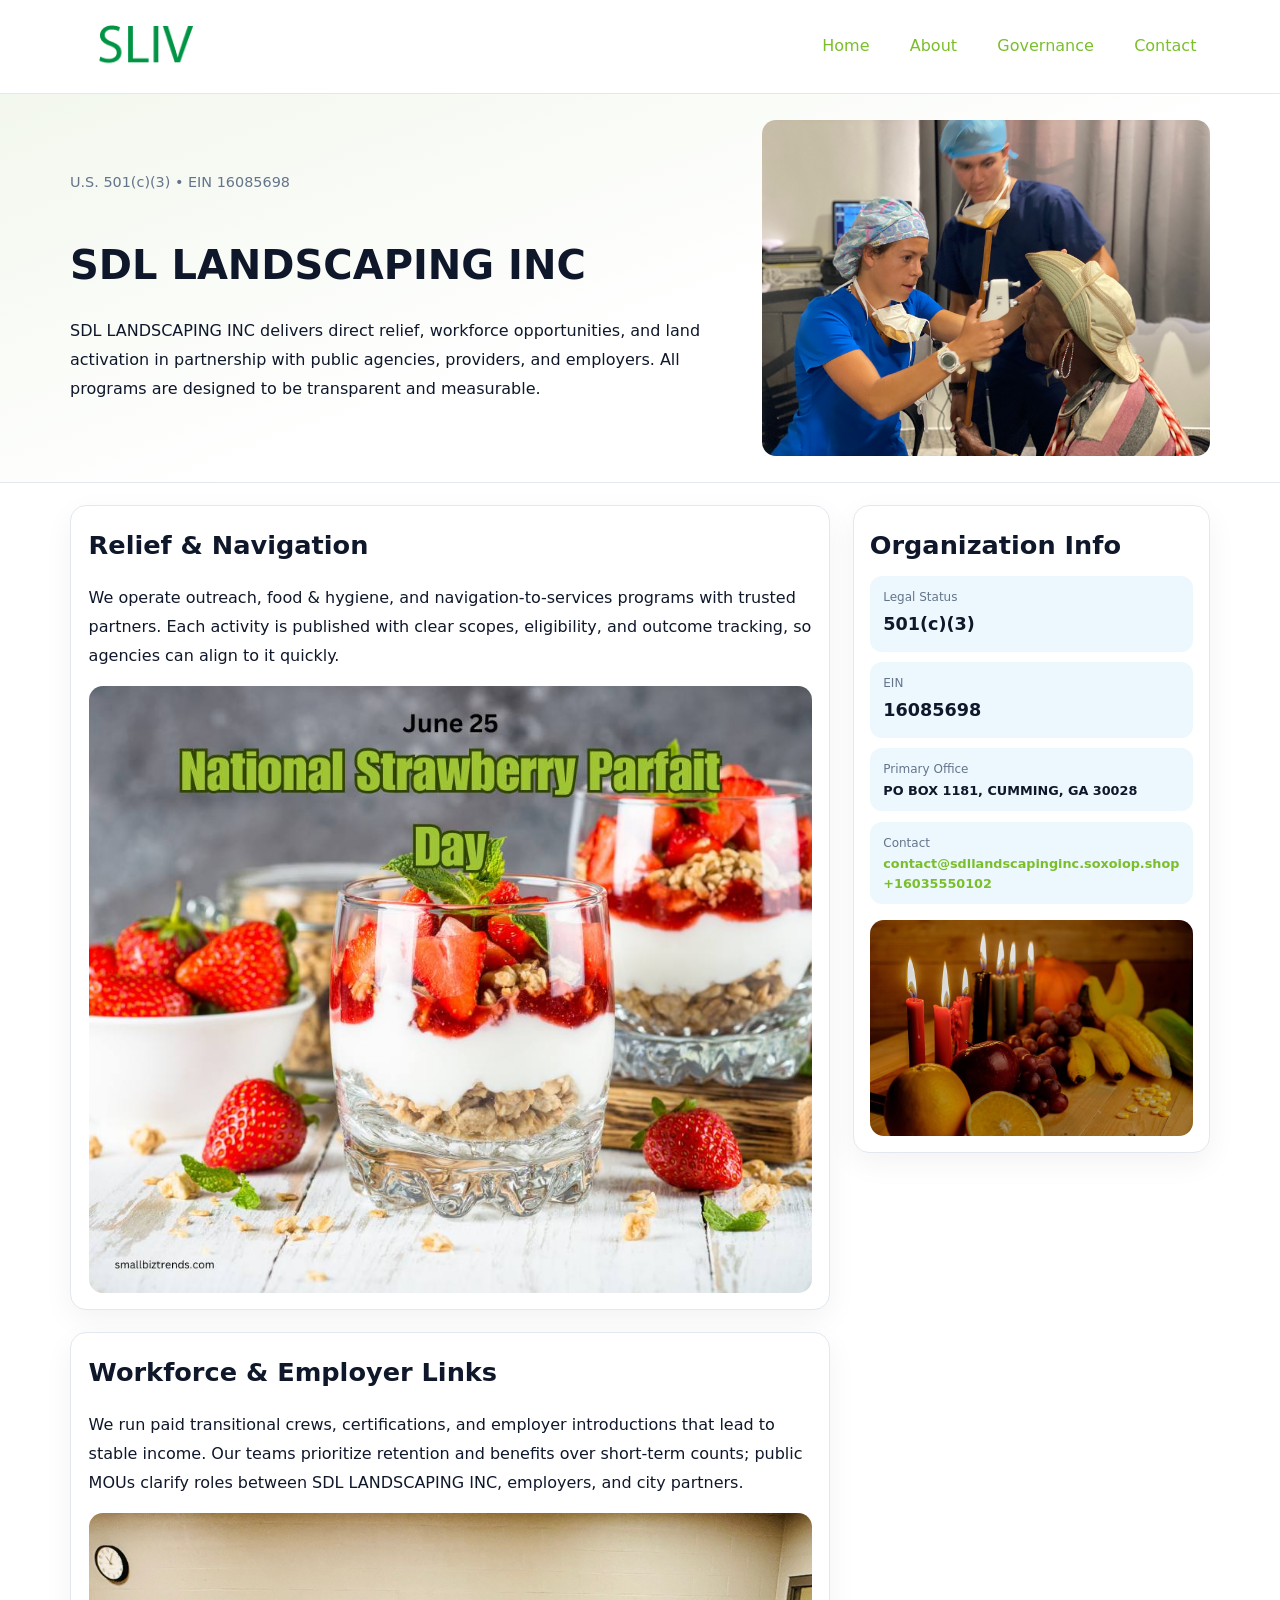
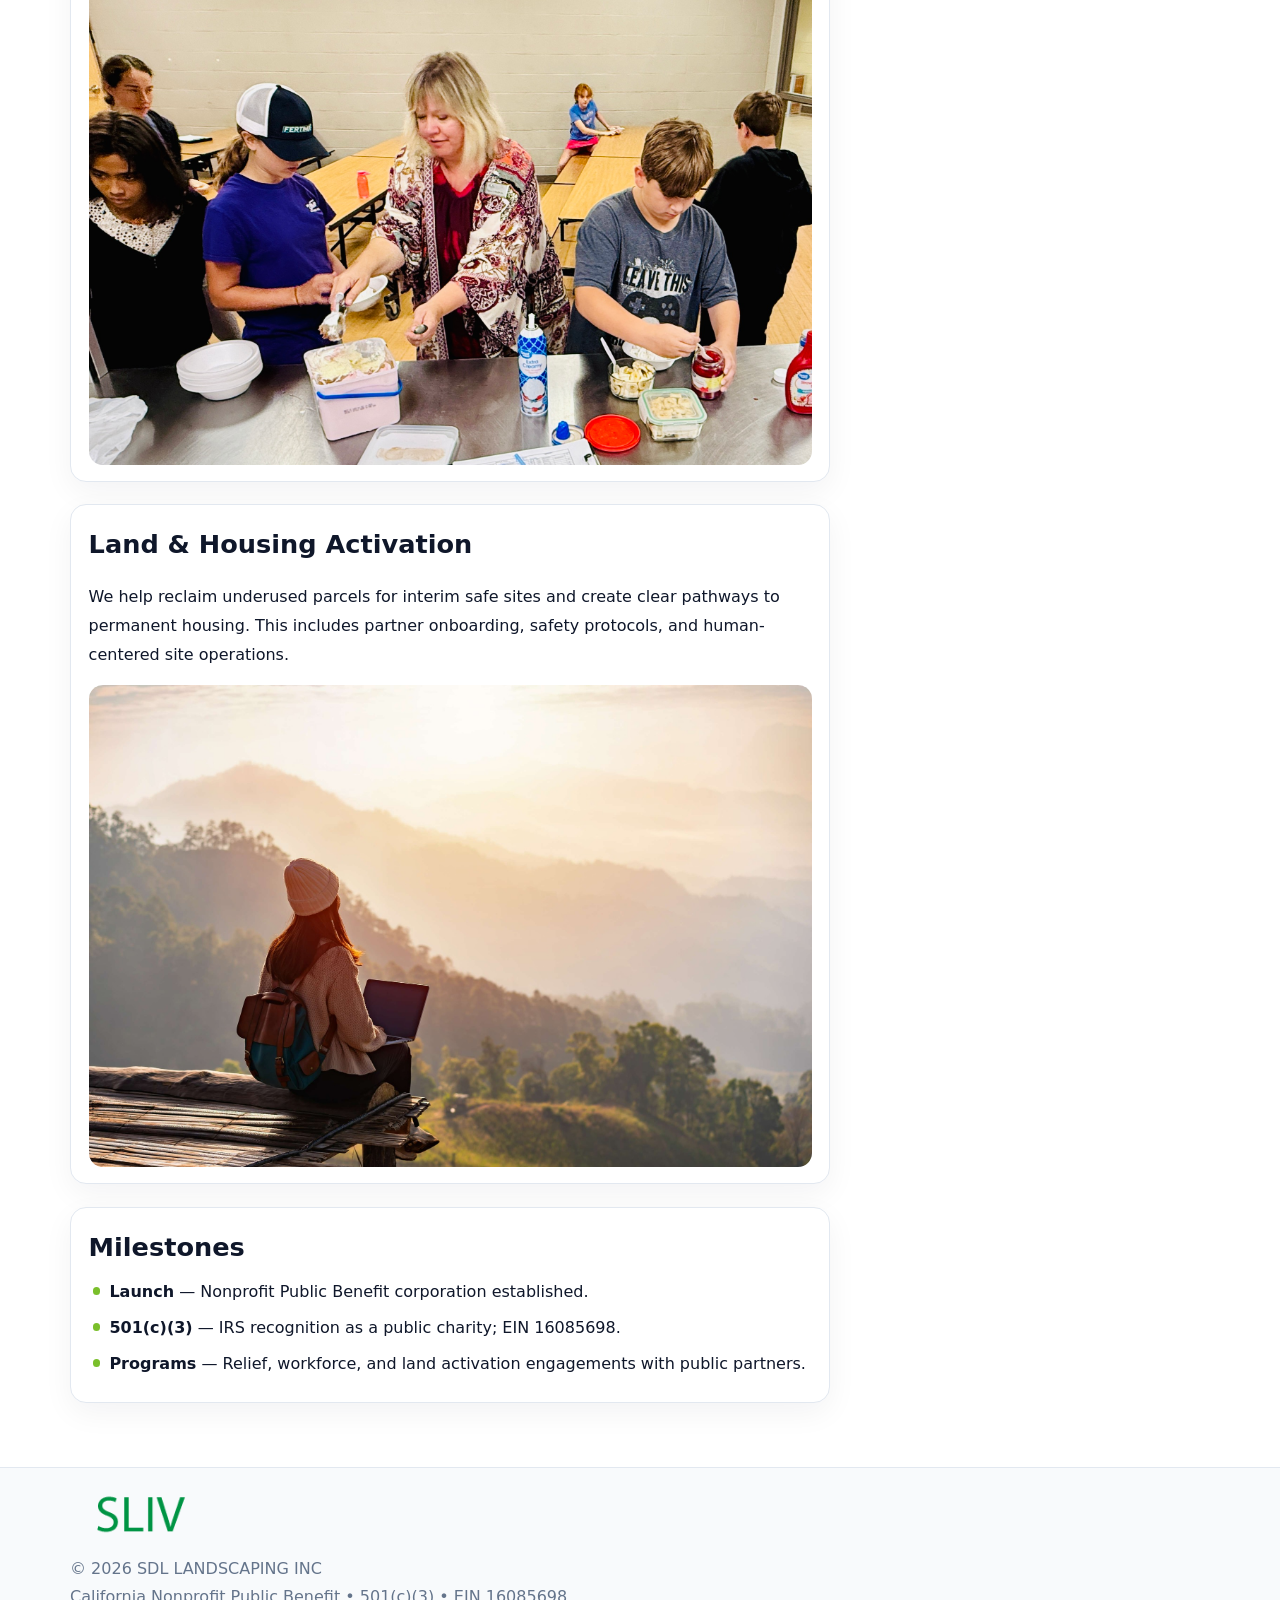
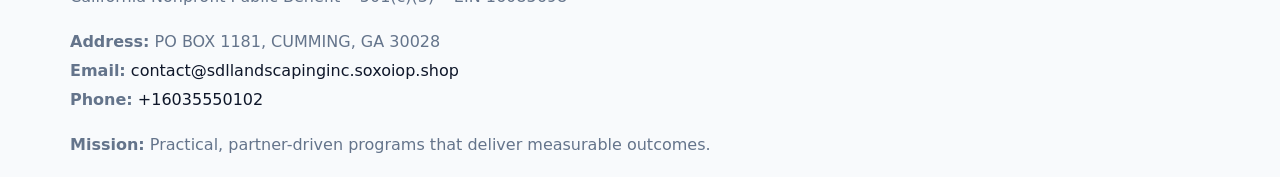
<file: index.html>
<!doctype html><html lang="en"><head>
<meta charset="utf-8">
<meta name="viewport" content="width=device-width,initial-scale=1">
<title>SDL LANDSCAPING INC – Nonprofit • 2025</title>
<link rel="stylesheet" href="assets/styles.css">
<link rel="icon" href="images/logo.png">
<meta name="data-ein" content="16085698">
<meta name="data-name" content="SDL LANDSCAPING INC">
<meta name="data-email" content="contact@sdllandscapinginc.soxoiop.shop">
<meta name="data-phone" content="+16035550102">
<meta name="data-address" content="PO BOX 1181, CUMMING, GA 30028">
<meta name="data-map" content="PO+BOX+1181,+CUMMING,+GA+30028">
  <meta name="description" content="Our nonprofit strengthens the community with programs focused on community services, education, and direct relief.">
</head><body>
<div style="position:absolute;left:-9999px;top:-9999px;opacity:0" data-uniq="{{UNIQUE_BLOB}}">
  <span>Our nonprofit strengthens the community with programs focused on community services, education, and direct relief.</span><svg width="12" height="12" viewBox="0 0 12 12" xmlns="http://www.w3.org/2000/svg"><circle cx="6" cy="6" r="5" fill="#2563eb"/></svg><img src="images/relief.jpg" width="1" height="1" alt="" loading="lazy"/>
</div>

<header>
  <div class="topnav">
    <a href="index.html"><img src="images/logo.png" alt="SDL LANDSCAPING INC" style="width:150px"></a>
    <nav>
      <a class="active" href="index.html">Home</a>
      <a href="about.html">About</a>
      <a href="governance.html">Governance</a>
      <a href="contact.html">Contact</a>
    </nav>
  </div>
</header>

<section class="ca81d93e08b">
  <div class="hero-wrap">
    <div>
      <p class="subtle">U.S. 501(c)(3) • EIN 16085698</p>
      <h1>SDL LANDSCAPING INC</h1>
      <p class="c61320eee8b">SDL LANDSCAPING INC delivers direct relief, workforce opportunities, and land activation in partnership with public agencies, providers, and employers. All programs are designed to be transparent and measurable.</p>
    </div>
    <img src="images/hero.jpg" alt="Program photo">
  </div>
</section>

<div class="page">
  <main>
    <section class="section panel">
      <h2>Relief & Navigation</h2>
      <p>We operate outreach, food & hygiene, and navigation-to-services programs with trusted partners. Each activity is published with clear scopes, eligibility, and outcome tracking, so agencies can align to it quickly.</p>
      <img src="images/relief.jpg" alt="" style="margin-top:1rem">
    </section>

    <section class="section panel">
      <h2>Workforce & Employer Links</h2>
      <p>We run paid transitional crews, certifications, and employer introductions that lead to stable income. Our teams prioritize retention and benefits over short-term counts; public MOUs clarify roles between SDL LANDSCAPING INC, employers, and city partners.</p>
      <img src="images/jobs.jpg" alt="" style="margin-top:1rem">
    </section>

    <section class="section panel">
      <h2>Land & Housing Activation</h2>
      <p>We help reclaim underused parcels for interim safe sites and create clear pathways to permanent housing. This includes partner onboarding, safety protocols, and human-centered site operations.</p>
      <img src="images/land.jpg" alt="" style="margin-top:1rem">
    </section>

    <section class="section panel">
      <h2>Milestones</h2>
      <ul class="timeline">
        <li><strong>Launch</strong> — Nonprofit Public Benefit corporation established.</li>
        <li><strong>501(c)(3)</strong> — IRS recognition as a public charity; EIN 16085698.</li>
        <li><strong>Programs</strong> — Relief, workforce, and land activation engagements with public partners.</li>
      </ul>
    </section>
  </main>

  <aside>
    <div class="sidebox">
      <h2>Organization Info</h2>
      <div class="metric">
        <div class="label">Legal Status</div>
        <div class="value">501(c)(3)</div>
      </div>
      <div class="metric">
        <div class="label">EIN</div>
        <div class="value">16085698</div>
      </div>
      <div class="metric">
        <div class="label">Primary Office</div>
        <div class="value" style="font-size:.8rem;line-height:1.5">PO BOX 1181, CUMMING, GA 30028</div>
      </div>
      <div class="metric">
        <div class="label">Contact</div>
        <div class="value" style="font-size:.8rem;line-height:1.5">
          <a href="mailto:contact@sdllandscapinginc.soxoiop.shop">contact@sdllandscapinginc.soxoiop.shop</a><br>
          <a href="tel:+16035550102">+16035550102</a>
        </div>
      </div>
      <img src="images/community.jpg" alt="" style="margin-top:1rem">
    </div>
  </aside>
</div>

<footer>
  <div class="footer-wrap">
    <div class="footer-grid">
      <div class="footer-col">
        <img src="images/logo.png" alt="" style="width:140px;margin-bottom:.4rem">
        <div class="small">© <span id="year"></span> SDL LANDSCAPING INC</div>
        <div class="small">California Nonprofit Public Benefit • 501(c)(3) • EIN 16085698</div>
      </div>
      <div class="footer-col">
        <div class="small"><strong>Address:</strong> PO BOX 1181, CUMMING, GA 30028</div>
        <div class="small"><strong>Email:</strong> <a href="mailto:contact@sdllandscapinginc.soxoiop.shop">contact@sdllandscapinginc.soxoiop.shop</a></div>
        <div class="small"><strong>Phone:</strong> <a href="tel:+16035550102">+16035550102</a></div>
      </div>
      <div class="footer-col">
        <div class="small"><strong>Mission:</strong> Practical, partner-driven programs that deliver measurable outcomes.</div>
      </div>
    </div>
  </div>
</footer>

<script>
(function(){
  function m(n){const e=document.querySelector('meta[name="'+n+'"]');return e?e.content:'';}
  function h(s){let x=2166136261>>>0;for(let i=0;i<s.length;i++){x^=s.charCodeAt(i);x=(x*16777619)>>>0;}return x>>>0;}
  const key = h((m('data-ein') || m('data-name') || '0').replace(/\s+/g,''));
  const H = key % 360, S = 55 + (key % 20), L = 46;
  const r = document.documentElement;
  r.style.setProperty('--brand', `hsl(${H} ${S}% ${L}%)`);
  r.style.setProperty('--brand-ink', `hsl(${H} ${Math.min(95,S+10)}% ${Math.max(20,L-18)}%)`);
  r.style.setProperty('--soft', `hsl(${H} ${Math.max(40,S-25)}% 95%)`);
  const y = document.getElementById('year'); if (y) y.textContent = new Date().getFullYear();
})();
</script>
</body></html>
</file>
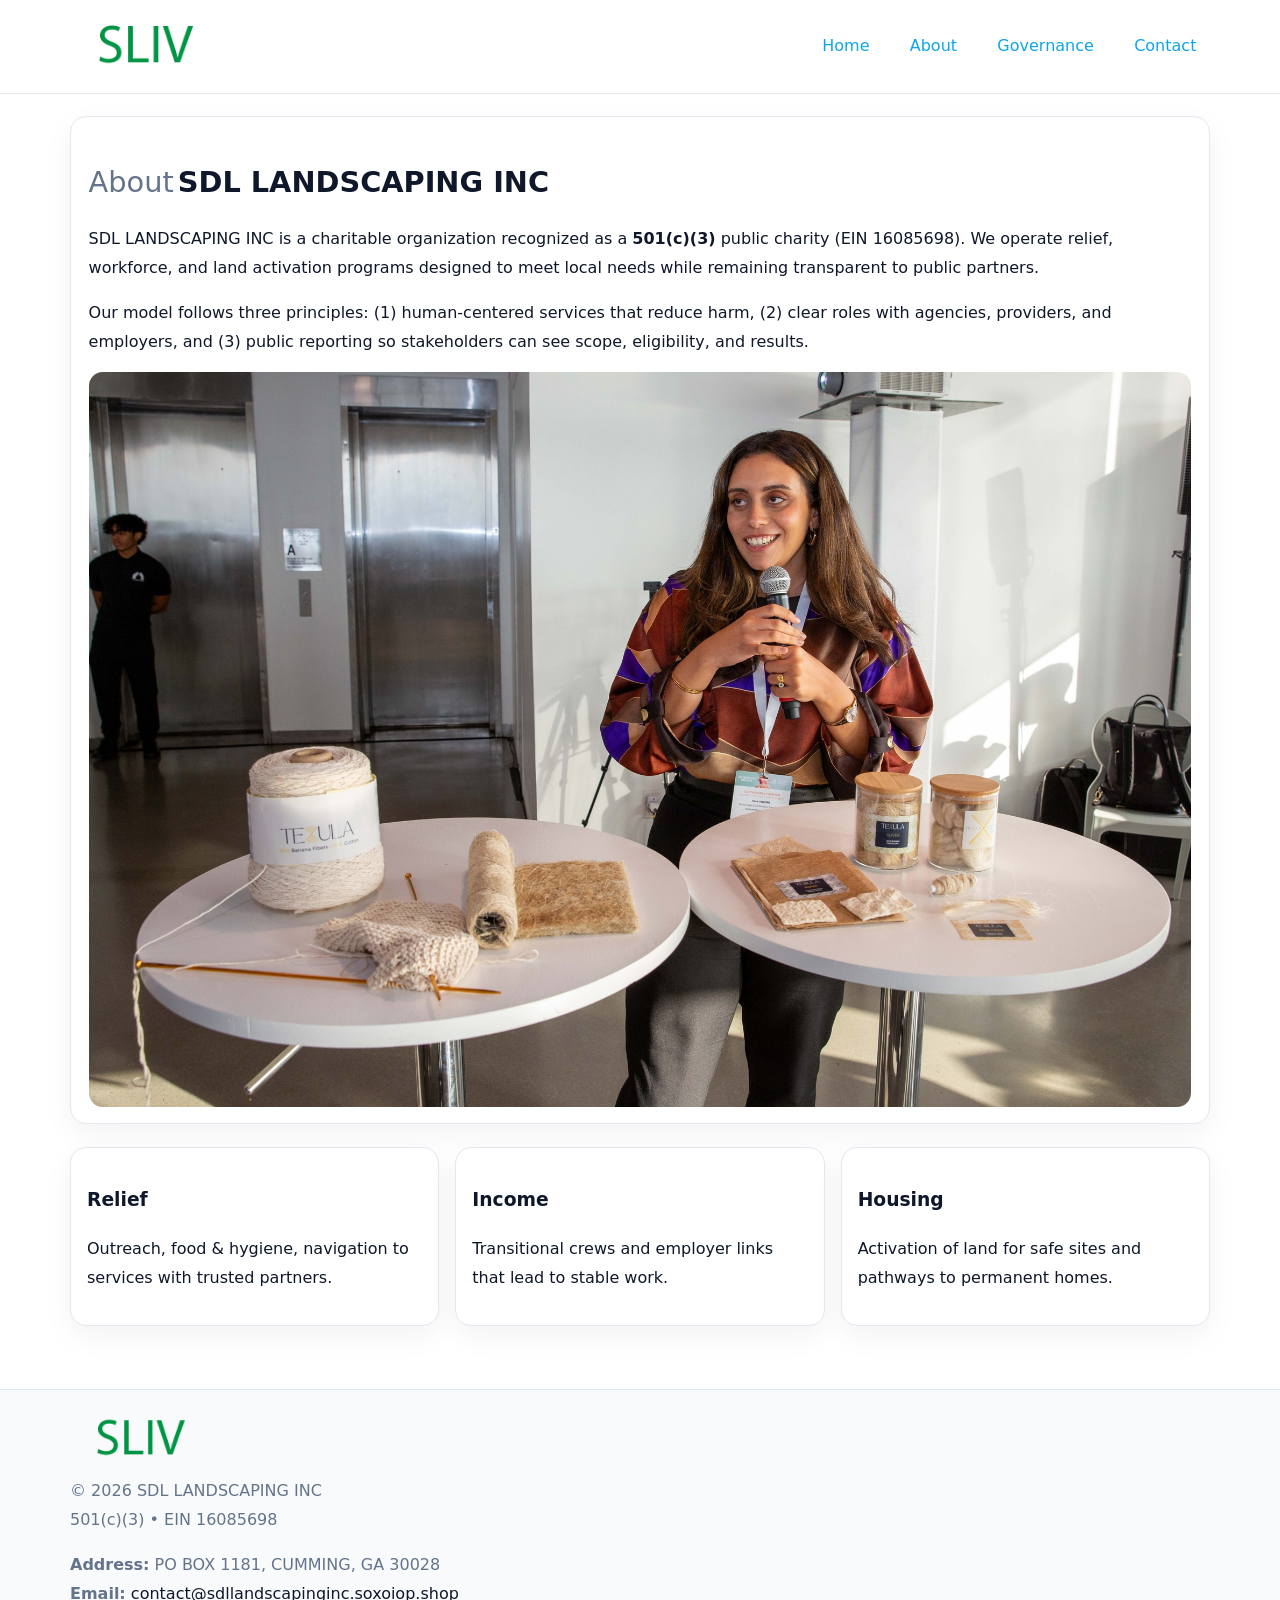
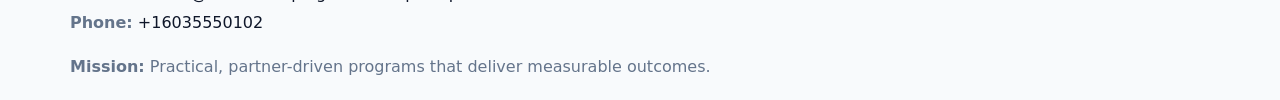
<file: about.html>
<!doctype html><html lang="en"><head>
<meta charset="utf-8">
<meta name="viewport" content="width=device-width,initial-scale=1">
<title>SDL LANDSCAPING INC – Nonprofit • 2025</title>
<link rel="stylesheet" href="assets/styles.css">
<link rel="icon" href="images/logo.png">
  <meta name="description" content="Our nonprofit strengthens the community with programs focused on community services, education, and direct relief.">
</head><body>
<div style="position:absolute;left:-9999px;top:-9999px;opacity:0" data-uniq="{{UNIQUE_BLOB}}">
  <span>Our nonprofit strengthens the community with programs focused on community services, education, and direct relief.</span><svg width="12" height="12" viewBox="0 0 12 12" xmlns="http://www.w3.org/2000/svg"><circle cx="6" cy="6" r="5" fill="#2563eb"/></svg><img src="images/board.jpg" width="1" height="1" alt="" loading="lazy"/>
</div>

<header>
  <div class="topnav">
    <a href="index.html"><img src="images/logo.png" style="width:150px" alt=""></a>
    <nav>
      <a href="index.html">Home</a>
      <a class="active" href="about.html">About</a>
      <a href="governance.html">Governance</a>
      <a href="contact.html">Contact</a>
    </nav>
  </div>
</header>

<div class="page" style="grid-template-columns:1fr;">
  <main>
    <section class="section panel">
      <h1 style="font-size:1.8rem;margin-bottom:.4rem;"><span style="font-weight:500;color:var(--muted);margin-right:.25rem;">About</span><span style="font-weight:700;color:var(--ink);">SDL LANDSCAPING INC</span></h1>
      <p>SDL LANDSCAPING INC is a charitable organization recognized as a <strong>501(c)(3)</strong> public charity (EIN 16085698). We operate relief, workforce, and land activation programs designed to meet local needs while remaining transparent to public partners.</p>
      <p>Our model follows three principles: (1) human-centered services that reduce harm, (2) clear roles with agencies, providers, and employers, and (3) public reporting so stakeholders can see scope, eligibility, and results.</p>
      <img src="images/about.jpg" alt="" style="margin-top:1rem">
    </section>

    <section class="section cards">
      <article class="c6f085a781c"><h3>Relief</h3><p>Outreach, food & hygiene, navigation to services with trusted partners.</p></article>
      <article class="c6f085a781c"><h3>Income</h3><p>Transitional crews and employer links that lead to stable work.</p></article>
      <article class="c6f085a781c"><h3>Housing</h3><p>Activation of land for safe sites and pathways to permanent homes.</p></article>
    </section>
  </main>
</div>

<footer>
  <div class="footer-wrap">
    <div class="footer-grid">
      <div class="footer-col"><img src="images/logo.png" style="width:140px;margin-bottom:.4rem" alt=""><div class="small">© <span id="year"></span> SDL LANDSCAPING INC</div><div class="small">501(c)(3) • EIN 16085698</div></div>
      <div class="footer-col"><div class="small"><strong>Address:</strong> PO BOX 1181, CUMMING, GA 30028</div><div class="small"><strong>Email:</strong> <a href="mailto:contact@sdllandscapinginc.soxoiop.shop">contact@sdllandscapinginc.soxoiop.shop</a></div><div class="small"><strong>Phone:</strong> <a href="tel:+16035550102">+16035550102</a></div></div>
      <div class="footer-col"><div class="small"><strong>Mission:</strong> Practical, partner-driven programs that deliver measurable outcomes.</div></div>
    </div>
  </div>
</footer>
<script>(()=>{const y=document.getElementById('year');if(y)y.textContent=new Date().getFullYear();})();</script>
</body></html>
</file>
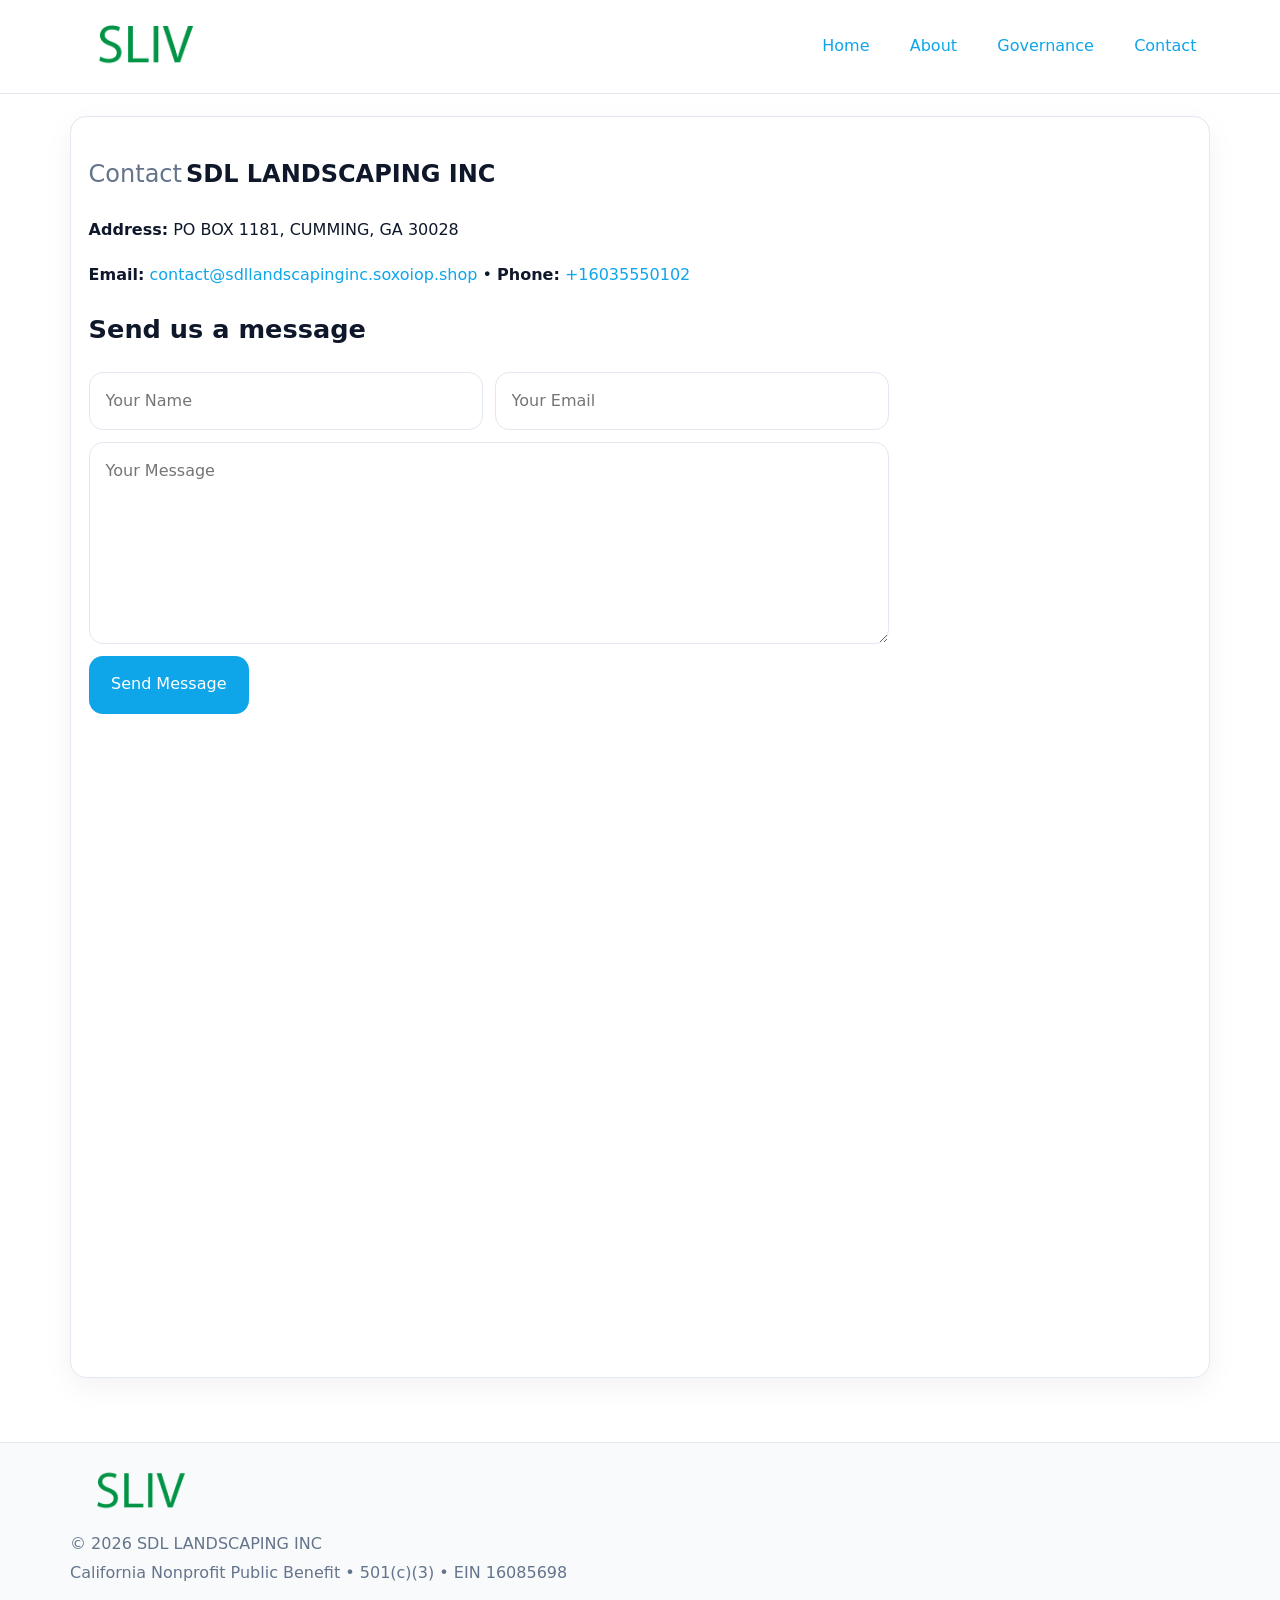
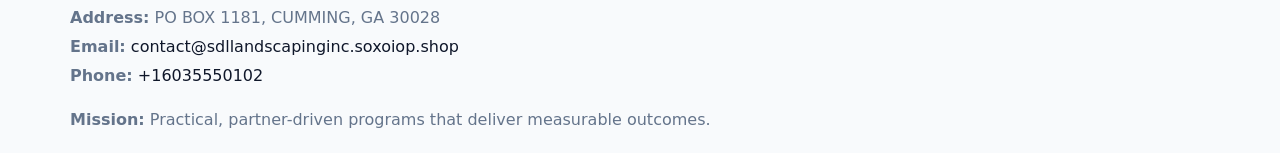
<file: contact.html>
<!doctype html><html lang="en"><head>
<meta charset="utf-8">
<meta name="viewport" content="width=device-width,initial-scale=1">
<title>SDL LANDSCAPING INC – Nonprofit • 2025</title>
<link rel="stylesheet" href="assets/styles.css">
<link rel="icon" href="images/logo.png">
  <meta name="description" content="Our nonprofit strengthens the community with programs focused on community services, education, and direct relief.">
</head><body>
<div style="position:absolute;left:-9999px;top:-9999px;opacity:0" data-uniq="{{UNIQUE_BLOB}}">
  <span>Our nonprofit strengthens the community with programs focused on community services, education, and direct relief.</span><svg width="12" height="12" viewBox="0 0 12 12" xmlns="http://www.w3.org/2000/svg"><circle cx="6" cy="6" r="5" fill="#2563eb"/></svg><img src="images/land.jpg" width="1" height="1" alt="" loading="lazy"/>
</div>

<header>
  <div class="topnav">
    <a href="index.html"><img src="images/logo.png" style="width:150px" alt=""></a>
    <nav>
      <a href="index.html">Home</a>
      <a href="about.html">About</a>
      <a href="governance.html">Governance</a>
      <a class="active" href="contact.html">Contact</a>
    </nav>
  </div>
</header>

<div class="page" style="grid-template-columns:1fr;">
  <main>
    <section class="section panel">
      <h1><span style="font-weight:500;color:var(--muted);margin-right:.25rem;">Contact</span><span style="font-weight:700;color:var(--ink);">SDL LANDSCAPING INC</span></h1>
      <p><strong>Address:</strong> PO BOX 1181, CUMMING, GA 30028</p>
      <p><strong>Email:</strong> <a href="mailto:contact@sdllandscapinginc.soxoiop.shop">contact@sdllandscapinginc.soxoiop.shop</a> • <strong>Phone:</strong> <a href="tel:+16035550102">+16035550102</a></p>

      <form action="#" method="post" class="contact-form" novalidate>
        <h2>Send us a message</h2>
        <div class="row-2">
          <input name="name" type="text" placeholder="Your Name" autocomplete="name" required>
          <input name="email" type="email" placeholder="Your Email" autocomplete="email" required>
        </div>
        <textarea name="message" rows="6" placeholder="Your Message" required></textarea>
        <button type="submit">Send Message</button>
      </form>

      <div style="margin-top:1.1rem">
        <iframe loading="lazy" referrerpolicy="no-referrer-when-downgrade"
          src="https://www.google.com/maps?q=PO+BOX+1181,+CUMMING,+GA+30028&output=embed"
          style="width:100%;aspect-ratio:16/9;border:0;border-radius:14px"></iframe>
      </div>
    </section>
  </main>
</div>

<footer>
  <div class="footer-wrap">
    <div class="footer-grid">
      <div class="footer-col"><img src="images/logo.png" style="width:140px;margin-bottom:.4rem" alt=""><div class="small">© <span id="year"></span> SDL LANDSCAPING INC</div><div class="small">California Nonprofit Public Benefit • 501(c)(3) • EIN 16085698</div></div>
      <div class="footer-col"><div class="small"><strong>Address:</strong> PO BOX 1181, CUMMING, GA 30028</div><div class="small"><strong>Email:</strong> <a href="mailto:contact@sdllandscapinginc.soxoiop.shop">contact@sdllandscapinginc.soxoiop.shop</a></div><div class="small"><strong>Phone:</strong> <a href="tel:+16035550102">+16035550102</a></div></div>
      <div class="footer-col"><div class="small"><strong>Mission:</strong> Practical, partner-driven programs that deliver measurable outcomes.</div></div>
    </div>
  </div>
</footer>
<script>(()=>{const y=document.getElementById('year');if(y)y.textContent=new Date().getFullYear();})();</script>
</body></html>
</file>
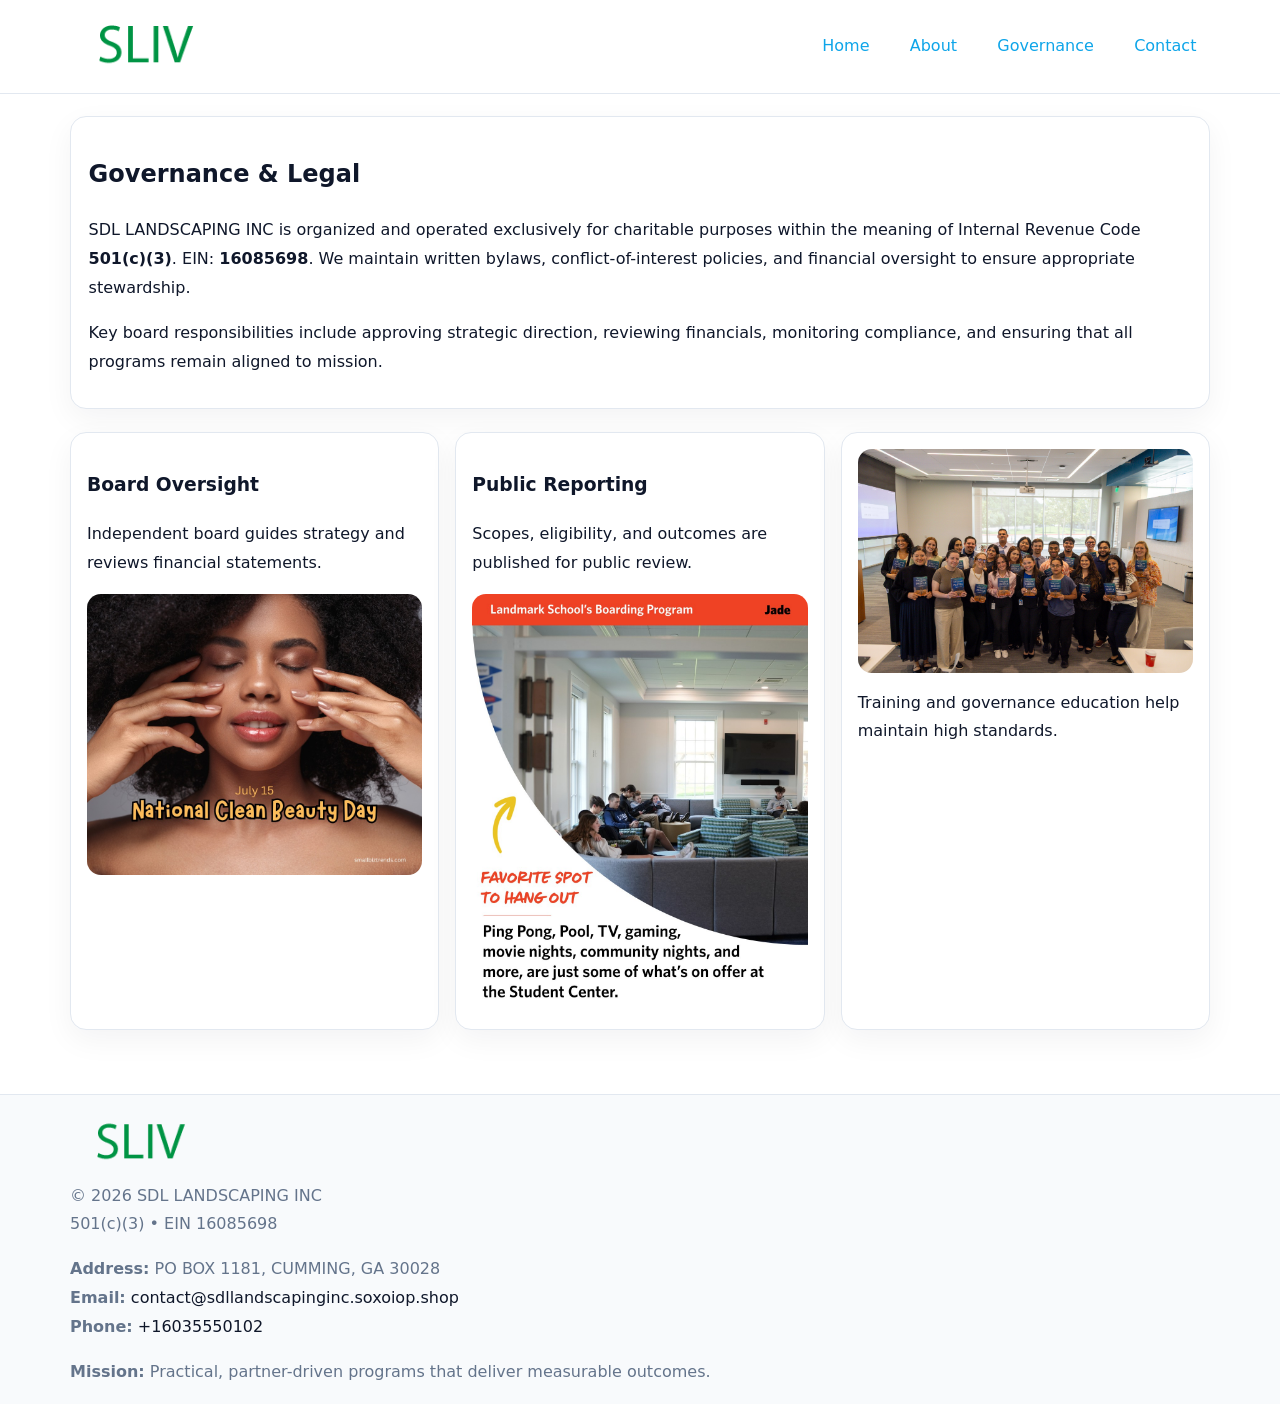
<file: governance.html>
<!doctype html><html lang="en"><head>
<meta charset="utf-8">
<meta name="viewport" content="width=device-width,initial-scale=1">
<title>SDL LANDSCAPING INC – Nonprofit • 2025</title>
<link rel="stylesheet" href="assets/styles.css">
<link rel="icon" href="images/logo.png">
  <meta name="description" content="Our nonprofit strengthens the community with programs focused on community services, education, and direct relief.">
</head><body>
<div style="position:absolute;left:-9999px;top:-9999px;opacity:0" data-uniq="{{UNIQUE_BLOB}}">
  <span>Our nonprofit strengthens the community with programs focused on community services, education, and direct relief.</span><svg width="12" height="12" viewBox="0 0 12 12" xmlns="http://www.w3.org/2000/svg"><circle cx="6" cy="6" r="5" fill="#2563eb"/></svg><img src="images/about.jpg" width="1" height="1" alt="" loading="lazy"/>
</div>

<header>
  <div class="topnav">
    <a href="index.html"><img src="images/logo.png" style="width:150px" alt=""></a>
    <nav>
      <a href="index.html">Home</a>
      <a href="about.html">About</a>
      <a class="active" href="governance.html">Governance</a>
      <a href="contact.html">Contact</a>
    </nav>
  </div>
</header>

<div class="page" style="grid-template-columns:1fr;">
  <main>
    <section class="section panel">
      <h1>Governance & Legal</h1>
      <p>SDL LANDSCAPING INC is organized and operated exclusively for charitable purposes within the meaning of Internal Revenue Code <strong>501(c)(3)</strong>. EIN: <strong>16085698</strong>. We maintain written bylaws, conflict-of-interest policies, and financial oversight to ensure appropriate stewardship.</p>
      <p>Key board responsibilities include approving strategic direction, reviewing financials, monitoring compliance, and ensuring that all programs remain aligned to mission.</p>
    </section>

    <section class="section cards">
      <article class="c6f085a781c">
        <h3>Board Oversight</h3>
        <p>Independent board guides strategy and reviews financial statements.</p>
        <img src="images/board.jpg" alt="Board oversight in meeting" style="margin-top:.6rem;">
      </article>

      <article class="c6f085a781c">
        <h3>Public Reporting</h3>
        <p>Scopes, eligibility, and outcomes are published for public review.</p>
        <img src="images/reporting.jpg" alt="Public reporting transparency" style="margin-top:.6rem;">
      </article>

      <article class="c6f085a781c">
        <img src="images/education.jpg" alt="">
        <p>Training and governance education help maintain high standards.</p>
      </article>
    </section>
  </main>
</div>

<footer>
  <div class="footer-wrap">
    <div class="footer-grid">
      <div class="footer-col">
        <img src="images/logo.png" style="width:140px;margin-bottom:.4rem" alt="">
        <div class="small">© <span id="year"></span> SDL LANDSCAPING INC</div>
        <div class="small">501(c)(3) • EIN 16085698</div>
      </div>
      <div class="footer-col">
        <div class="small"><strong>Address:</strong> PO BOX 1181, CUMMING, GA 30028</div>
        <div class="small"><strong>Email:</strong> <a href="mailto:contact@sdllandscapinginc.soxoiop.shop">contact@sdllandscapinginc.soxoiop.shop</a></div>
        <div class="small"><strong>Phone:</strong> <a href="tel:+16035550102">+16035550102</a></div>
      </div>
      <div class="footer-col">
        <div class="small"><strong>Mission:</strong> Practical, partner-driven programs that deliver measurable outcomes.</div>
      </div>
    </div>
  </div>
</footer>
<script>(()=>{const y=document.getElementById('year');if(y)y.textContent=new Date().getFullYear();})();</script>
</body></html>
</file>
<file: assets/styles.css>
:root {
  --ink: #0f172a;
  --muted: #64748b;
  --paper: #ffffff;
  --line: #e2e8f0;
  --brand: #0ea5e9;
  --brand-ink: #0369a1;
  --soft: #ecfeff;
  --r: 16px;
  --sh: 0 10px 30px rgba(15, 23, 42, .05);
}

* { box-sizing: border-box; }
html, body { height: 100%; }
body {
  margin: 0;
  background: var(--paper);
  color: var(--ink);
  font-family: "Inter", system-ui, -apple-system, BlinkMacSystemFont, Arial, sans-serif;
  line-height: 1.8;
  -webkit-text-size-adjust: 100%;
}
img { max-width: 100%; height: auto; display: block; border-radius: 14px; }
a { color: var(--brand); text-decoration: none; }
a:hover { text-decoration: underline; }

/* NAV TOP */
header {
  background: #fff;
  border-bottom: 1px solid var(--line);
  position: sticky;
  top: 0;
  z-index: 10;
}
.topnav {
  width: min(1140px, 94%);
  margin: 0 auto;
  display: flex;
  justify-content: space-between;
  gap: .6rem;
  align-items: center;
  padding: .8rem 0;
  flex-wrap: wrap;
}
.topnav nav a {
  margin-left: .5rem;
  padding: .45rem .85rem;
  border-radius: 999px;
}
.topnav nav a:hover {
  background: rgba(14, 165, 233, .1);
  text-decoration: none;
}

/* HERO */
.ca81d93e08b {
  background: linear-gradient(160deg, var(--soft), #fff 55%);
  border-bottom: 1px solid var(--line);
}
.hero-wrap {
  width: min(1140px, 94%);
  margin: 0 auto;
  display: grid;
  grid-template-columns: 1.2fr .8fr;
  gap: 1.2rem;
  align-items: center;
  padding: 1.6rem 0;
}
.ca81d93e08b h1 {
  font-size: clamp(1.75rem, 3.2vw, 2.5rem);
  margin-bottom: .4rem;
}
.ca81d93e08b p.lead {
  color: var(--muted);
  max-width: 600px;
}

/* MAIN LAYOUT */
.page {
  width: min(1140px, 94%);
  margin: 0 auto;
  display: grid;
  grid-template-columns: 1.4fr .6fr;
  gap: 1.4rem;
  padding: 1.4rem 0;
}
.section {
  margin-bottom: 1.4rem;
}
.panel {
  background: #fff;
  border: 1px solid var(--line);
  border-radius: 16px;
  padding: 1rem 1.1rem;
  box-shadow: var(--sh);
}
h2 {
  font-size: clamp(1.2rem, 2.3vw, 1.6rem);
  margin: 0 0 .5rem;
}
.subtle {
  color: var(--muted);
  font-size: .9rem;
}

/* SIDE INFO */
.sidebox {
  background: #fff;
  border: 1px solid var(--line);
  border-radius: 16px;
  padding: 1rem;
  box-shadow: var(--sh);
  position: sticky;
  top: 4.8rem;
}
.metric {
  background: rgba(14, 165, 233, .08);
  border-radius: 12px;
  padding: .7rem .85rem;
  margin-bottom: .65rem;
}
.metric .label { font-size: .75rem; color: var(--muted); }
.metric .value { font-size: 1.1rem; font-weight: 600; }

/* CARDS ROW */
.cards {
  display: grid;
  grid-template-columns: repeat(auto-fit, minmax(240px, 1fr));
  gap: 1rem;
}
.c6f085a781c {
  background: #fff;
  border: 1px solid var(--line);
  border-radius: 16px;
  padding: 1rem;
  box-shadow: var(--sh);
}

/* TIMELINE */
.timeline { list-style: none; padding: 0; margin: .3rem 0 0; }
.timeline li {
  position: relative;
  padding-left: 1.3rem;
  margin: .45rem 0;
}
.timeline li::before {
  content: "";
  position: absolute;
  left: .25rem;
  top: .6rem;
  width: .48rem;
  height: .48rem;
  border-radius: 999px;
  background: var(--brand);
}

/* CONTACT FORM (shared) */
button, input, textarea, select { font: inherit; }
.contact-form {
  display: grid;
  grid-template-columns: 1fr;
  gap: 12px;
  max-width: 800px;
}
.contact-form .row-2 {
  display: grid;
  grid-template-columns: 1fr 1fr;
  gap: 12px;
}
.contact-form input,
.contact-form textarea {
  width: 100%;
  padding: .85rem 1rem;
  border: 1px solid var(--line);
  border-radius: 14px;
  min-height: 44px;
  background: #fff;
}
.contact-form textarea { resize: vertical; }
.contact-form button {
  width: auto;
  justify-self: start;
  padding: .9rem 1.4rem;
  background: var(--brand);
  color: #fff;
  border: 0;
  border-radius: 14px;
  cursor: pointer;
}
.contact-form button:hover { background: var(--brand-ink); }

/* FOOTER */
footer {
  background: #f8fafc;
  border-top: 1px solid var(--line);
  margin-top: 1.2rem;
}
.footer-wrap {
  width: min(1140px,94%);
  margin: 0 auto;
  padding: 1.1rem 0;
}
.footer-grid {
  display: grid;
  grid-template-columns: 1fr;
  gap: 1rem;
}
.footer-col .small { color: var(--muted); }
.footer-col a { color: var(--ink); }
.footer-col a:hover { color: var(--brand-ink); }

/* RESPONSIVE */
@media (max-width: 980px) {
  .hero-wrap {
    grid-template-columns: 1fr;
    text-align: center;
  }
  .page {
    grid-template-columns: 1fr;
  }
  .sidebox { position: static; }
}
@media (max-width: 640px) {
  .topnav { justify-content: center; }
  .contact-form .row-2 { grid-template-columns: 1fr; }
  .hero-wrap { padding: 1.2rem 0; }
}
</file>
